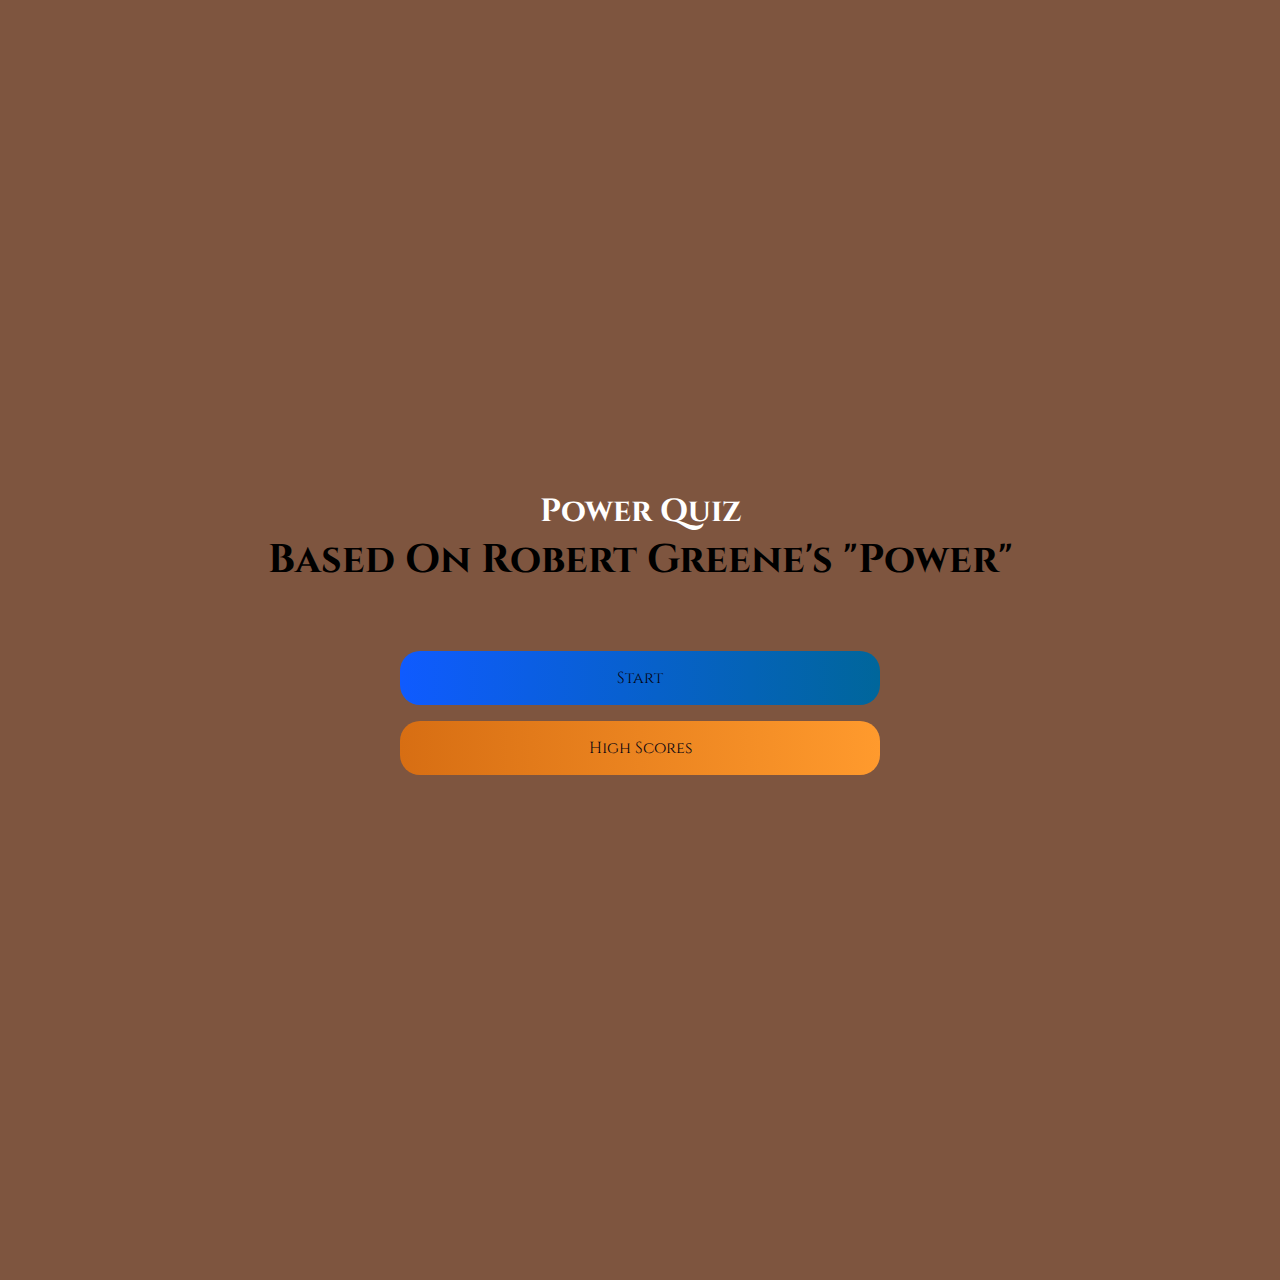
<file: index.html>
<!DOCTYPE html>
<html>
  <head>
    <title>Quiz App</title>
    <meta charset="UTF-8" />
    <meta name="viewport" content="width=device-width, initial-scale=1" />
    <link rel="stylesheet" type="text/css" href="./assets/css/style.css" />
    <script src="https://ajax.googleapis.com/ajax/libs/jquery/3.6.0/jquery.min.js"></script>
    <link rel="preconnect" href="https://fonts.googleapis.com" />
    <link rel="preconnect" href="https://fonts.gstatic.com" crossorigin />
    <link
      href="https://fonts.googleapis.com/css2?family=Cinzel:wght@400;500&display=swap"
      rel="stylesheet"
    />
  </head>

  <body>
    <div class="container">
      <div id="home" class="flex-column flex-center">
        <h1>Power Quiz</h1>
        <h2>Based On Robert Greene's "Power"</h2>
        <a href="./game.html" id="start-btn" class="start-btn btn">Start</a>
        <a href="./highscores.html" id="highscore-btn" class="highscore-btn btn"
          >High Scores</a
        >
      </div>
    </div>
    <!-- <script src="assets/js/script.js"></script> -->
  </body>
  
</html>
</file>
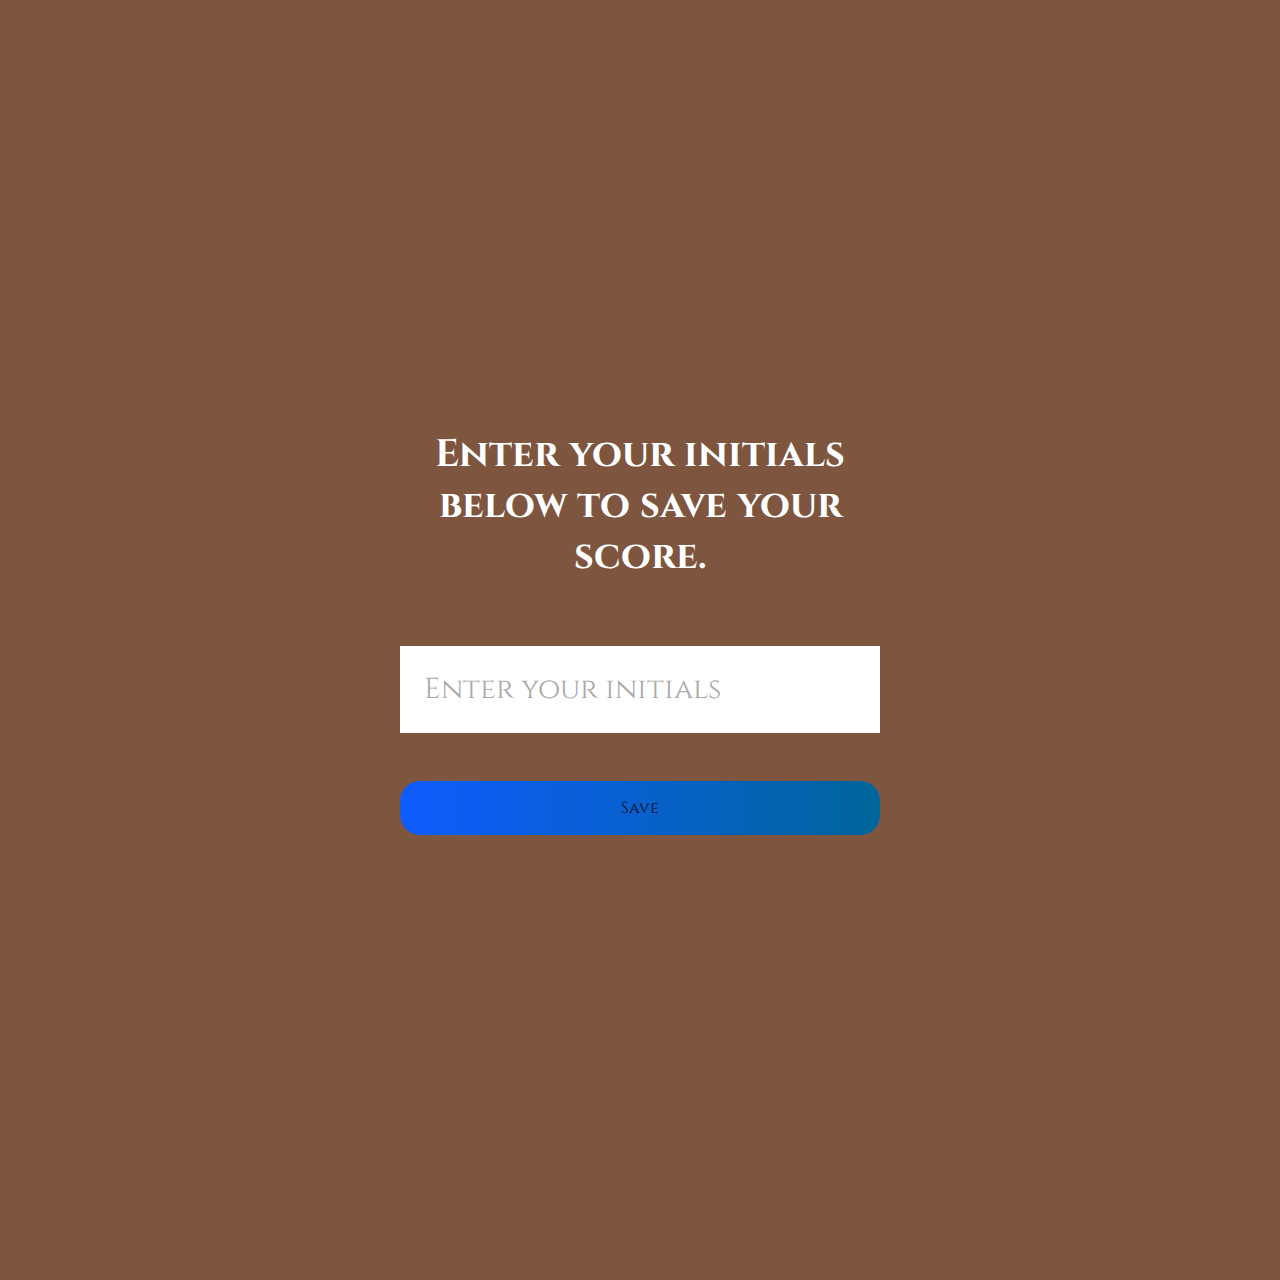
<file: end.html>
<!DOCTYPE html>
<html lang="en">
<head>
    <meta charset="UTF-8">
    <meta http-equiv="X-UA-Compatible" content="IE=edge">
    <meta name="viewport" content="width=device-width, initial-scale=1.0">
    <title>Quiz Highscores</title>
    <link rel="stylesheet" type="text/css" href="./assets/css/style.css" />
    <script src="https://ajax.googleapis.com/ajax/libs/jquery/3.6.0/jquery.min.js"></script>
    <link rel="preconnect" href="https://fonts.googleapis.com" />
    <link rel="preconnect" href="https://fonts.gstatic.com" crossorigin />
    <link
      href="https://fonts.googleapis.com/css2?family=Cinzel:wght@400;500&display=swap"
      rel="stylesheet"
    />
</head>
<body>
    <div class="container">
        <div id="end" class="flex-center flex-column">
            <h1 id="finalScore">
                <form class="end-form-container">
                    <h2 id="end-text">Enter your initials below to save your score.</h2>
                    <input type="text" name="name" id="username" placeholder="Enter your initials">
                    <button class="btn" id="saveScoreBtn" type="submit" onclick="saveHighScore(event)" disabled>Save</button>
                </form>
            </h1>
        </div>
    </div>
    <script src="./assets/js/end.js"></script>
</body>
</html>
</file>
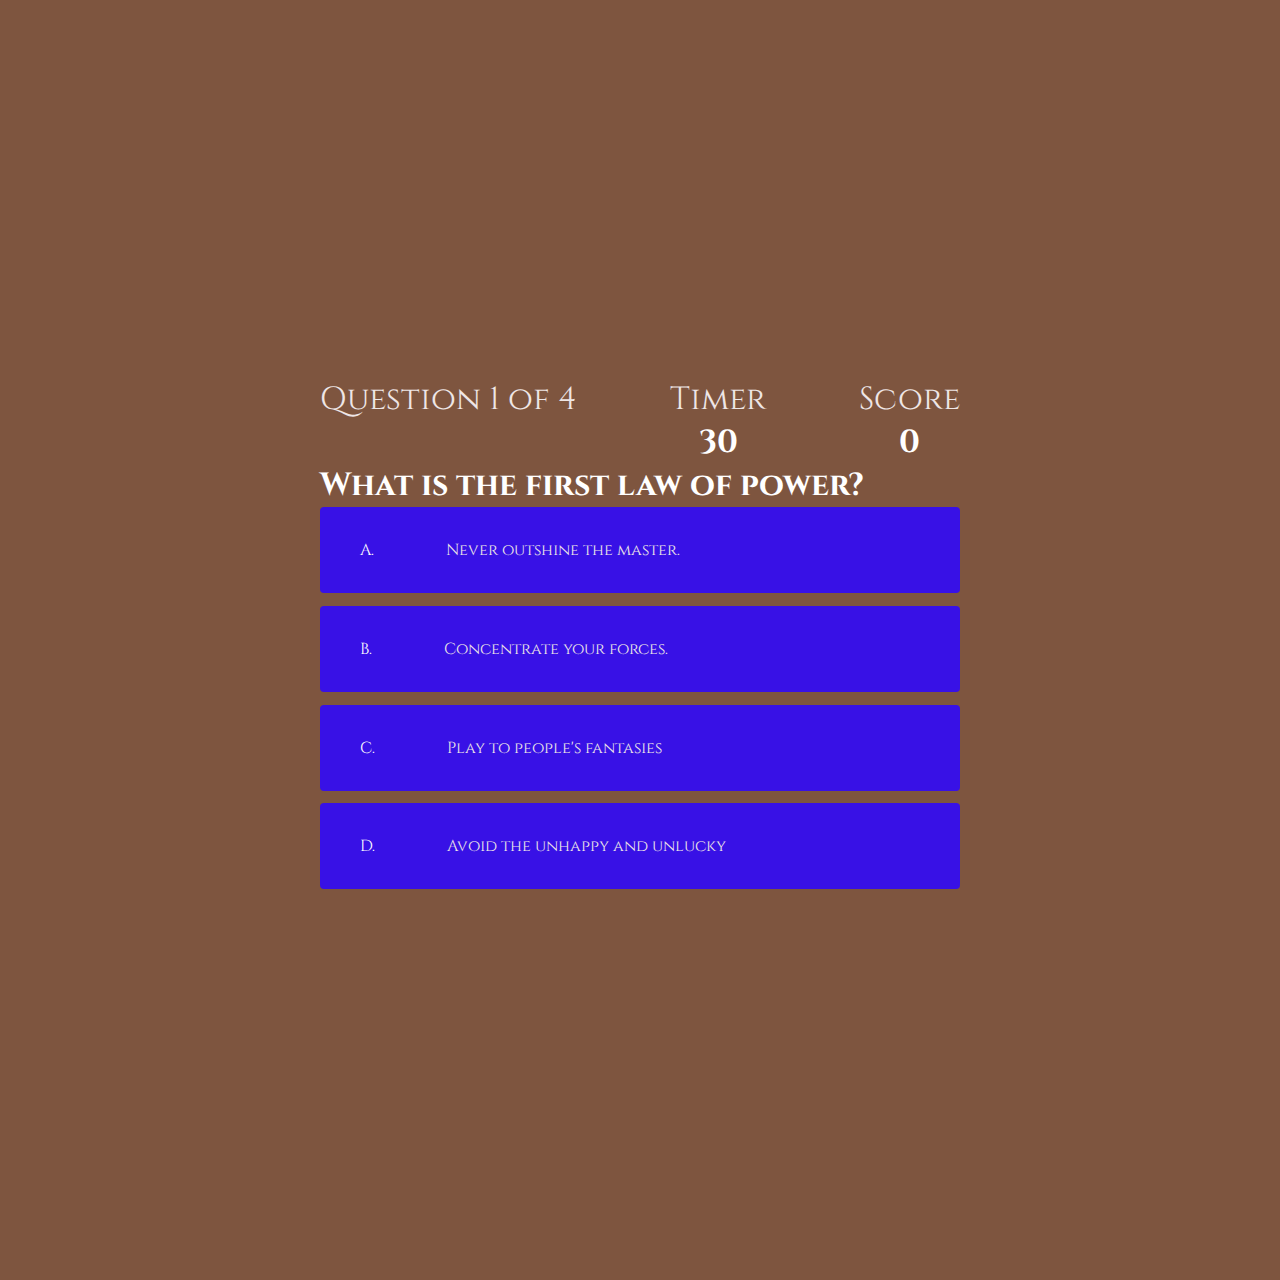
<file: game.html>
<!DOCTYPE html>
<html>
  <head>
    <title>Quiz App</title>
    <meta charset="UTF-8" />
    <meta name="viewport" content="width=device-width, initial-scale=1" />
    <link rel="stylesheet" href="./assets/css/style.css" />
    <link rel="stylesheet" href="./assets/css/game.css" />
    <script src="https://ajax.googleapis.com/ajax/libs/jquery/3.6.0/jquery.min.js"></script>
  </head>
  <body>
    <div class="container">
      <div id="game" class="justify-center flex-column">
        <div id="hud">
          <div class="hud-item">
            <p id="progressText" class="hud-prefix">Question</p>
          </div>
          <div class="hud-item">
            <p class="hud-prefix">Timer</p>
            <h1 class="hud-main-text" id="current-time">30</h1>
          </div>
          <div class="hud-item">
            <p class="hud-prefix">Score</p>
            <h1 class="hud-main-text" id="score">0</h1>
          </div>
        </div>
        <h1 id="question">What is the answer to this question</h1>
        <div class="choice-container">
          <p class="choice-prefix">A. </p>
          <p class="choice-text" data-number="1">Choice 1</p>
        </div>
        <div class="choice-container">
          <p class="choice-prefix">B. </p>
          <p class="choice-text" data-number="2">Choice 2</p>
        </div>
        <div class="choice-container">
          <p class="choice-prefix">C. </p>
          <p class="choice-text" data-number="3">Choice 3</p>
        </div>
        <div class="choice-container">
          <p class="choice-prefix">D. </p>
          <p class="choice-text" data-number="4">Choice 4</p>
        </div>
        <div id="choice-result"></div>
      </div>
    </div>
    <script src="./assets/js/script.js"></script>
  </body>
</html>
</file>
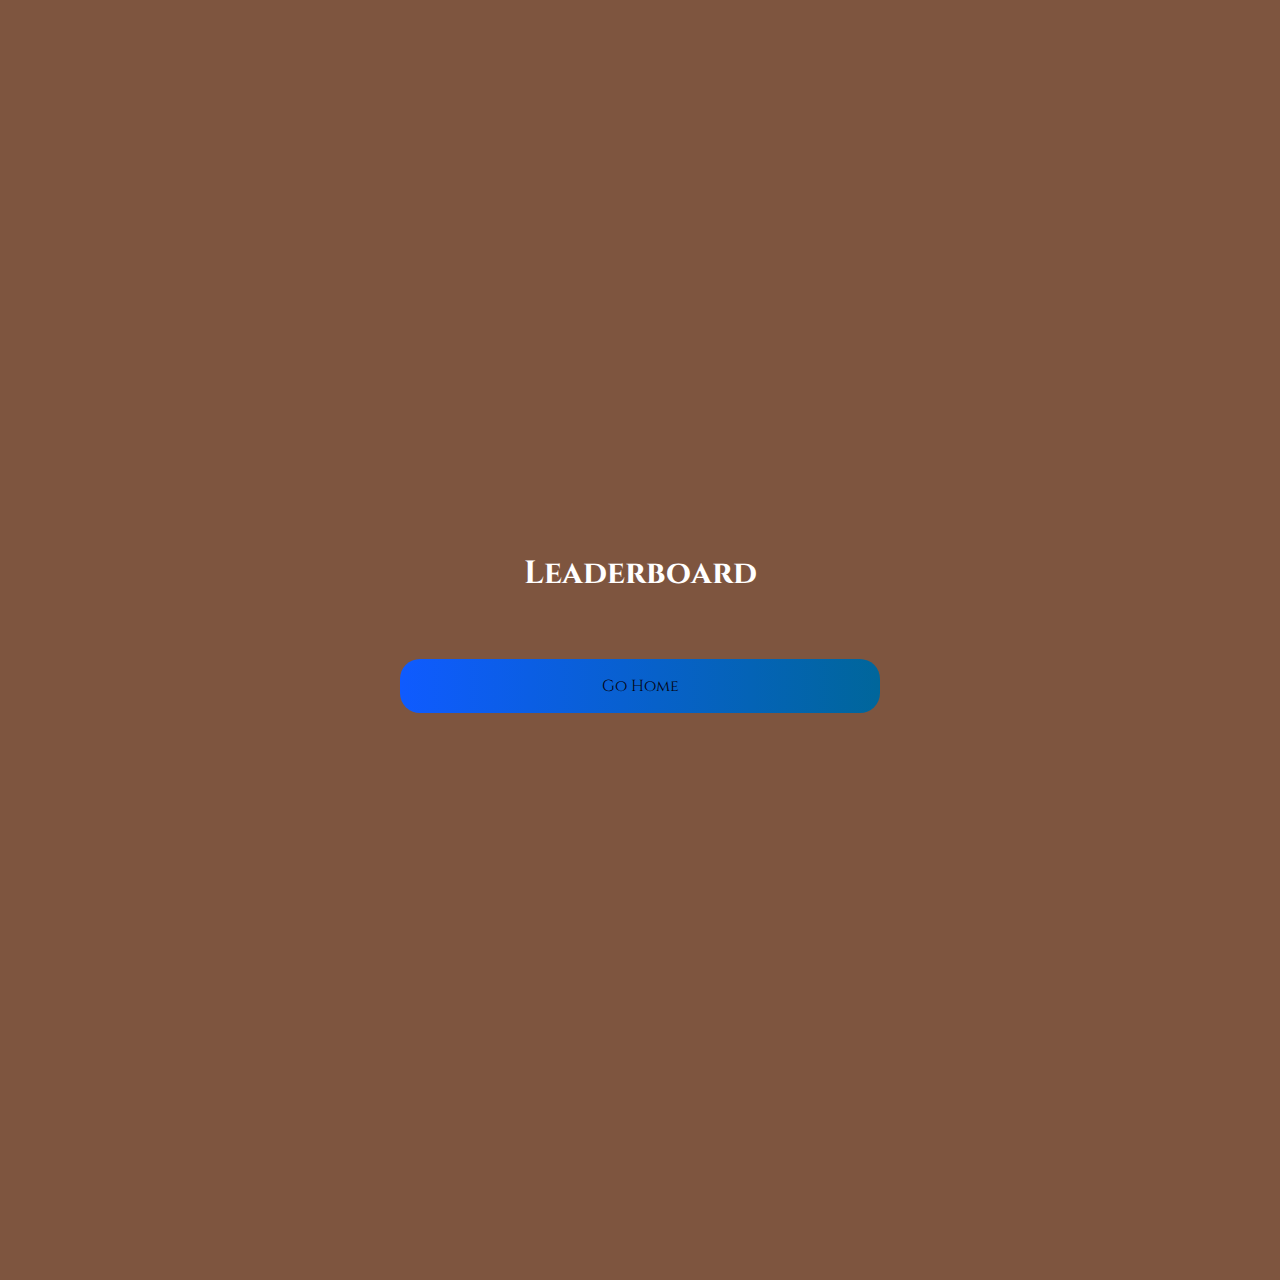
<file: highscores.html>
<!DOCTYPE html>
<html lang="en">
<head>
    <meta charset="UTF-8">
    <meta http-equiv="X-UA-Compatible" content="IE=edge">
    <meta name="viewport" content="width=device-width, initial-scale=1.0">
    <title>Quiz Highscores</title>
    <link rel="stylesheet" type="text/css" href="./assets/css/style.css" />
    <link rel="stylesheet" type="text/css" href="./assets/css/highscores.css" />
    <script src="https://ajax.googleapis.com/ajax/libs/jquery/3.6.0/jquery.min.js"></script>
    <link rel="preconnect" href="https://fonts.googleapis.com" />
    <link rel="preconnect" href="https://fonts.gstatic.com" crossorigin />
    <link
      href="https://fonts.googleapis.com/css2?family=Cinzel:wght@400;500&display=swap"
      rel="stylesheet"
    />
</head>
<body>
    <div class="container">
        <div id="highScores" class="flex-center flex-column">
            <h1 id="finalScore">Leaderboard</h1>
            <ul id="highScoresList"></ul>
            <a href="./" class="btn">Go Home</a>
        </div>
    </div>
    <script src="./assets/js/highscores.js"></script>
</body>
</html>
</file>
<file: assets/css/style.css>
@import url('https://fonts.googleapis.com/css2?family=Cinzel:wght@400;500&display=swap');

*,
*::before,
*::after {
  box-sizing: border-box;
  margin: 0;
  padding: 0;

  font-family: "Cinzel", serif;
}

:root {
 background-color: rgb(126, 85, 63);
}

h1 {
  font-size: 2rem;
  color: white;
}

h2 {
  font-size:2.5rem;
  margin-bottom: 4rem;
}

.container {
  width: 100vw;
  height: 100vw;
  display: flex;
  justify-content: center;
  align-items: center;
  max-width: 80rem;
  margin: 0 auto;
  padding: 2rem;
}

.flex-column {
  display:flex;
  flex-direction: column;
}

.flex-center {
  justify-content: center;
  align-items: center;
}

.justify-center {
  justify-content: center;
}

.text-center {
  text-align: center;
}

.hidden {
  display: none;
}

.btn {
  font-size: 1.0rem;
  padding: 1rem 0;
  width: 30rem;
  text-align: center;
  margin-bottom: 1rem;
  text-decoration: none;
  color: rgb(5, 4, 17);
  background: linear-gradient(90deg, rgb(15, 91, 255) 0%,rgb(0,102,155)100%);
  border-radius: 20px;
}

.btn:hover {
  cursor: pointer;
  box-shadow: 0 0.4rem 1.4rem 0 rgb(0,114,244,0.6);
  transition: transform 150ms;
  transform: scale(1.03);
}

.btn[disabled]:hover {
  cursor: not-allowed;
  box-shadow: none;
  transform: none;
}

#highscore-btn {
  background: linear-gradient(90deg, rgb(215, 110, 19) 0%,rgb(255, 154, 45)100%)
}

#highscore-btn:hover {
  box-shadow: 0 0.4rem 1.4rem 0 rgba(211, 158, 12, 0.5);
}

.end-form-container {
  width: 100%;
  display: flex;
  flex-direction: column;
  align-items: center;
  max-width: 30rem;
}

input {
  margin-bottom: 1rem;
  width: 20rem;
  padding: 1.5rem;
  font-size: 1.8rem;
  border: none;
  box-shadow:  0 0.1rem 1.4rem 0 rgba(86, 185, 235, 0.5s);
}

input::placeholder {
  color:#aaa;
}

#username {
  margin-bottom: 3rem;
  width: 100%;
  outline: none;
}

#end-text {
  font-size: 2.4rem;
  color: #fff;
  text-align: center;
}

#saveScoreBtn {
  border: none;
}

@media screen and (max-width: 768px) {
  #game {
      max-width: 100%;
  }
}

@media screen and (min-width: 768px) {
  #game {
      min-width: 50%;
  }

}
</file>
<file: assets/css/game.css>
body {
  color: rgb(238, 230, 230);
}

.choice-container {
    display:flex;
    margin-bottom: 0.8rem;
    width: 100%;
    border-radius: 4px;
    background: rgb(56, 17, 230);
    font-size: 1rem;
    min-width: 80rem;
}

.choice-container:hover {
    cursor: pointer;
    box-shadow: 0 0.4rem 1.4rem 0 rgba(6,103,247,0.5);
    transform: scale(1.02);
    transform: transform 100ms;
}

.choice-prefix {
    padding: 2rem 2.5rem;
    color: white;
}

.choice-text {
    padding: 2rem;
    width: 100%
}

#choice-result {
    color:white;
    font-size: 4rem;
    text-align: center;
}
.correct {
    background: linear-gradient(32deg, rgba(11,223,36) 0%, rgb(41,232,111)100%);
}

.incorrect {
    background: linear-gradient(32deg, rgba(230,29,29,1) 0%, rgb(224,11,11,1)100%);
}

#hud {
    display: flex;
    justify-content: space-between;
} 

.hud-prefix {
    text-align: center;
    font-size: 2rem;
}

.hud-main-text {
    text-align: center;
}

#progressBar {
    width: 20rem;
    height: 3rem;
    border: 0.2rem solid rgb(11,223,36);
    margin-top: 2rem;
    border-radius: 50px;
    overflow: hidden;
}

#progressBarFull {
    height: 100%;
    background: rgb(11,223,36);
    width: 0%;
}


@media screen and (min-width: 768px) {
    .choice-container {
        
        min-width: 40rem;
    }
}
</file>
<file: assets/css/highscores.css>
body {
    color: #fff;
}

#highScoresList {
    list-style: none;
    margin-bottom: 4rem;
}

.high-score {
    font-size: 2.8rem;
    margin-bottom: 0.5rem;
}
</file>
